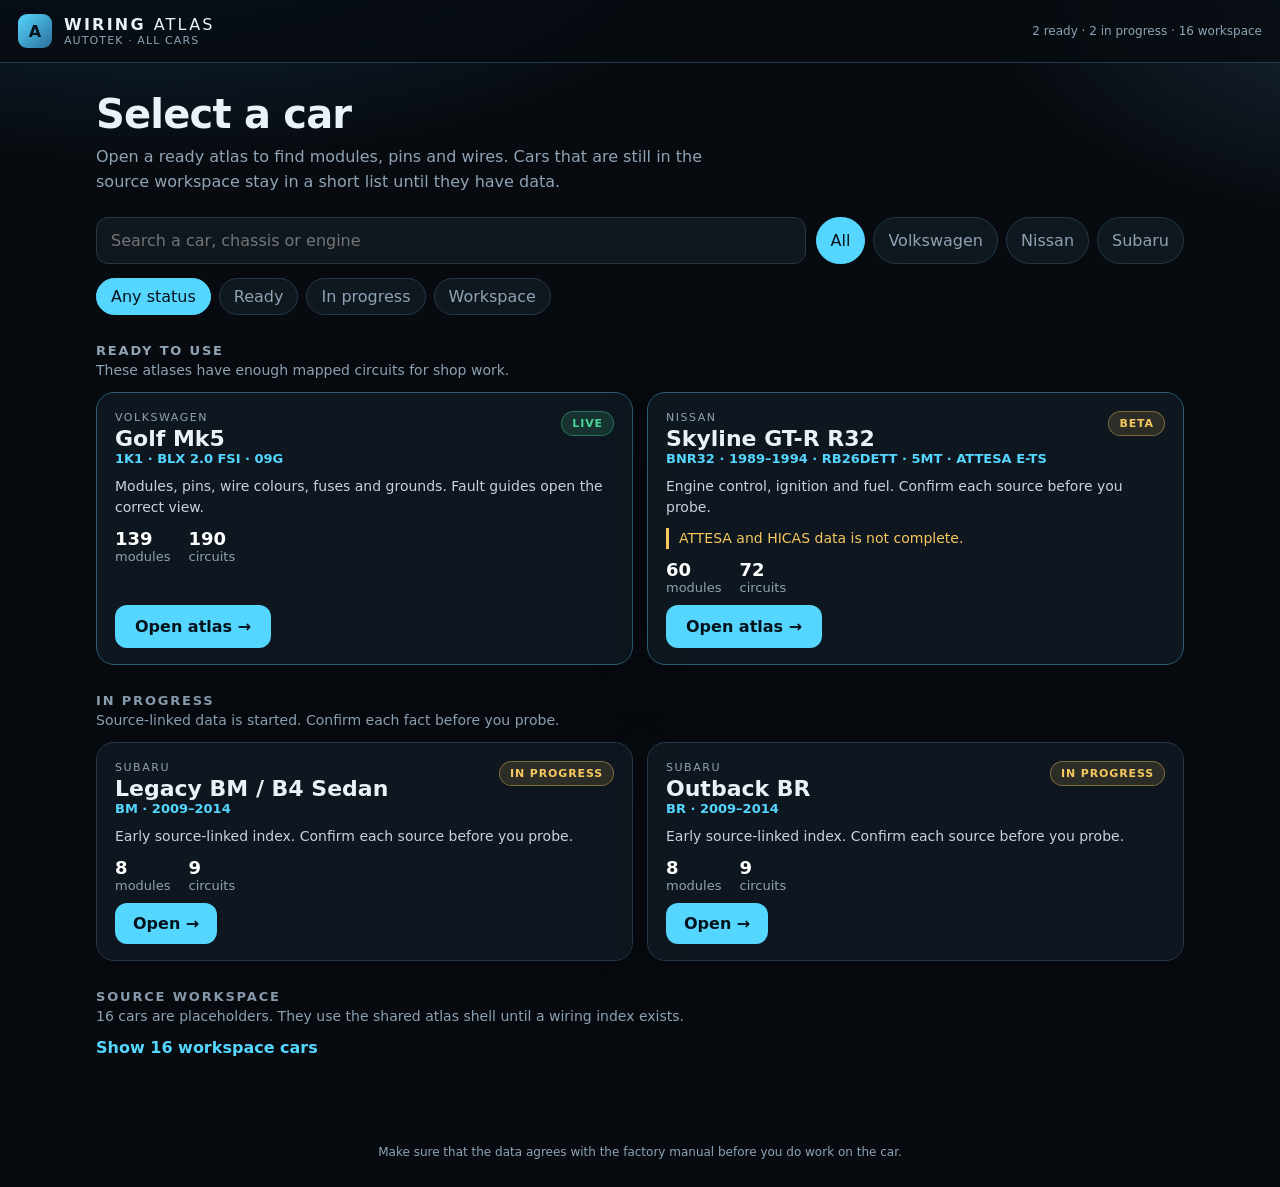
<file: index.html>
<!doctype html>
<html lang="en">
<head>
<meta charset="utf-8">
<meta name="viewport" content="width=device-width,initial-scale=1,viewport-fit=cover">
<meta name="theme-color" content="#070b10">
<title>AUTOTEK · Wiring Atlas</title>
<meta name="description" content="Select a car. Each atlas shows the modules, pins and wires for that vehicle.">
<style>
:root{
  --bg:#070b10; --panel:#101820; --glass:rgba(18,28,38,.72); --line:#24384a;
  --text:#eaf2f8; --muted:#8fa3b5; --soft:#c6d3de;
  --acc:#55d6ff; --acc-ink:#04121c; --good:#48d597; --warn:#f6c85f; --idle:#7d8fa0;
}
*{box-sizing:border-box}
html,body{margin:0;min-height:100%;background:var(--bg);color:var(--text);
  font-family:Inter,ui-sans-serif,system-ui,-apple-system,Segoe UI,Roboto,Arial,sans-serif}
body{background:
  radial-gradient(1100px 520px at 12% -12%,#14304a 0,transparent 58%),
  radial-gradient(800px 420px at 110% 0,#1a2a3a 0,transparent 52%),
  var(--bg)}
a{color:inherit}
button,input{font:inherit}
:focus-visible{outline:2px solid var(--acc);outline-offset:3px}

.mast{display:flex;align-items:center;justify-content:space-between;gap:12px;
  padding:14px 18px;border-bottom:1px solid var(--line);
  background:rgba(7,11,16,.82);backdrop-filter:blur(14px);position:sticky;top:0;z-index:5}
.brand{display:flex;align-items:center;gap:12px}
.mark{width:34px;height:34px;border-radius:9px;display:grid;place-items:center;font-weight:900;
  background:linear-gradient(135deg,#55d6ff,#2b6f9a);color:var(--acc-ink)}
.brand b{letter-spacing:.14em}.brand b span{font-weight:300}
.brand small{display:block;color:var(--muted);font-size:11px;letter-spacing:.1em}
.mast-meta{color:var(--muted);font-size:12px}

main{max-width:1120px;margin:auto;padding:28px 16px 80px}
h1{font-size:clamp(26px,5vw,40px);margin:0 0 8px;letter-spacing:-.02em}
.lead{color:var(--muted);margin:0 0 22px;line-height:1.55;max-width:62ch}

.bar{display:flex;flex-wrap:wrap;gap:10px;margin-bottom:14px}
.bar input{flex:1 1 280px;background:var(--glass);border:1px solid var(--line);border-radius:12px;
  color:#fff;padding:13px 14px}
.chips{display:flex;flex-wrap:wrap;gap:8px}
.chip{background:var(--glass);border:1px solid var(--line);color:var(--muted);border-radius:999px;
  padding:8px 14px;cursor:pointer}
.chip.on{color:var(--acc-ink);background:var(--acc);border-color:var(--acc)}

.section{margin:28px 0 0}
.section h2{margin:0 0 4px;font-size:13px;letter-spacing:.14em;text-transform:uppercase;color:var(--muted)}
.section .sub{margin:0 0 14px;color:var(--muted);font-size:14px}

.grid{display:grid;gap:14px;grid-template-columns:1fr}
@media(min-width:760px){.grid.ready{grid-template-columns:repeat(2,1fr)}}
@media(min-width:980px){.grid.progress{grid-template-columns:repeat(2,1fr)}}

.card{background:var(--glass);border:1px solid var(--line);border-radius:18px;padding:18px 18px 16px;
  backdrop-filter:blur(12px);box-shadow:0 18px 50px rgba(0,0,0,.28);
  display:flex;flex-direction:column;gap:10px;min-height:100%}
.card.ready{border-color:#2b5c72}
.top{display:flex;justify-content:space-between;gap:10px;align-items:flex-start}
.make{color:var(--muted);font-size:11px;letter-spacing:.14em;text-transform:uppercase}
.card h3{margin:2px 0 0;font-size:22px}
.spec{color:var(--acc);font-size:13px;font-weight:700}
.card p{margin:0;color:var(--soft);line-height:1.5;font-size:14px}
.note{font-size:13px;color:var(--warn)!important;border-left:3px solid var(--warn);padding-left:10px}
.stats{display:flex;gap:18px;color:var(--muted);font-size:13px}
.stats b{color:#fff;font-size:18px;display:block}
.badge{border-radius:999px;padding:5px 10px;font-size:11px;font-weight:800;letter-spacing:.08em;white-space:nowrap}
.live{background:rgba(72,213,151,.15);color:var(--good);border:1px solid rgba(72,213,151,.4)}
.beta{background:rgba(246,200,95,.13);color:var(--warn);border:1px solid rgba(246,200,95,.4)}
.workspace{background:rgba(141,163,180,.1);color:var(--idle);border:1px solid rgba(141,163,180,.28)}
.open{margin-top:auto;align-self:flex-start;background:var(--acc);color:var(--acc-ink);font-weight:800;
  text-decoration:none;border-radius:12px;padding:11px 18px}
.card.ready .open{padding:12px 20px}
.open.ghost{background:transparent;color:var(--acc);border:1px solid var(--line)}

.rows{border:1px solid var(--line);border-radius:16px;overflow:hidden;background:var(--panel)}
.row{display:grid;grid-template-columns:1fr auto auto;gap:12px;align-items:center;
  padding:12px 16px;border-top:1px solid var(--line);text-decoration:none}
.row:first-child{border-top:0}
.row:hover{background:rgba(85,214,255,.05)}
.row b{display:block;font-size:15px}
.row small{color:var(--muted)}
.row .meta{color:var(--muted);font-size:13px;text-align:right}
.row .go{color:var(--acc);font-size:13px;font-weight:700;white-space:nowrap}
.family{padding:10px 16px 4px;color:var(--muted);font-size:12px;letter-spacing:.1em;text-transform:uppercase;
  background:#0c141c;border-top:1px solid var(--line)}
.family:first-child{border-top:0}

.toggle{background:none;border:0;color:var(--acc);padding:0;cursor:pointer;font-weight:700}
.empty{color:var(--muted);text-align:center;padding:36px 12px}
footer{color:var(--muted);font-size:12px;text-align:center;padding:8px 16px 28px}

@media(max-width:620px){
  .row{grid-template-columns:1fr auto}
  .row .meta{display:none}
  .mast-meta{display:none}
}
@media(prefers-reduced-motion:reduce){* {scroll-behavior:auto}}
</style>
</head>
<body>
<header class="mast">
  <div class="brand"><span class="mark">A</span><div><b>WIRING <span>ATLAS</span></b><small>AUTOTEK · ALL CARS</small></div></div>
  <div class="mast-meta" id="mastMeta"></div>
</header>
<main>
  <h1>Select a car</h1>
  <p class="lead">Open a ready atlas to find modules, pins and wires. Cars that are still in the source workspace stay in a short list until they have data.</p>
  <div class="bar">
    <input id="q" type="search" placeholder="Search a car, chassis or engine" aria-label="Search cars">
    <div class="chips" id="makes"></div>
  </div>
  <div class="chips" id="readiness" role="tablist" aria-label="Readiness"></div>
  <div id="board"></div>
</main>
<footer>Make sure that the data agrees with the factory manual before you do work on the car.</footer>
<script>
const READY_LABEL={ready:['live','READY'],beta:['beta','IN PROGRESS'],workspace:['workspace','WORKSPACE']};
const esc=s=>String(s??'').replace(/[&<>"]/g,c=>({'&':'&amp;','<':'&lt;','>':'&gt;','"':'&quot;'}[c]));
const norm=s=>(s||'').toLowerCase().replace(/[^a-z0-9]+/g,' ');

function band(c){
  const st=String(c.status||'').toLowerCase();
  const modules=Number(c.modules||0), circuits=Number(c.circuits||0);
  if(st==='live' || modules>=40) return 'ready';
  if(st==='beta' || modules>0 || circuits>0) return 'beta';
  return 'workspace';
}
function badge(c){
  const b=band(c);
  if(b==='ready' && String(c.status).toLowerCase()==='live') return ['live','LIVE'];
  if(b==='ready') return ['beta','BETA'];
  return READY_LABEL[b];
}
function family(c){
  const n=c.name||'';
  if(/outback/i.test(n)) return 'Subaru Outback';
  if(/legacy/i.test(n) && /wagon|touring/i.test(n+' '+ (c.body||''))) return 'Subaru Legacy wagon';
  if(/legacy/i.test(n)) return 'Subaru Legacy sedan';
  return c.make;
}
function match(c,q,make,ready){
  if(make!=='All' && c.make!==make) return false;
  if(ready!=='All' && band(c)!==ready) return false;
  if(!q) return true;
  return [c.make,c.name,c.chassis,c.engine,c.body,c.years].join(' ').toLowerCase().includes(q);
}

let cars=[], make='All', ready='All', showAllWorkspace=false;

function specLine(c){
  const engine=/confirm engine/i.test(c.engine||'')?'':c.engine;
  return [c.chassis,c.years,engine].filter(Boolean).join(' · ');
}
function card(c, featured){
  const s=badge(c);
  const stats=[
    c.modules?`<span><b>${esc(c.modules)}</b>modules</span>`:'',
    c.circuits?`<span><b>${esc(c.circuits)}</b>circuits</span>`:''
  ].filter(Boolean).join('');
  return `<article class="card ${featured?'ready':''}">
    <div class="top"><div>
      <div class="make">${esc(c.make)}</div>
      <h3>${esc(c.name)}</h3>
      <div class="spec">${esc(specLine(c))}</div>
    </div><span class="badge ${s[0]}">${s[1]}</span></div>
    <p>${esc(c.line||'')}</p>
    ${c.note?`<p class="note">${esc(c.note)}</p>`:''}
    ${stats?`<div class="stats">${stats}</div>`:''}
    <a class="open" href="${esc(c.url)}">${featured?'Open atlas →':'Open →'}</a>
  </article>`;
}
function rows(list){
  const groups={};
  list.forEach(c=>{(groups[family(c)]=groups[family(c)]||[]).push(c)});
  return `<div class="rows">${Object.entries(groups).map(([g,items])=>`
    <div class="family">${esc(g)}</div>
    ${items.map(c=>`<a class="row" href="${esc(c.url)}">
      <div><b>${esc(c.name)}</b><small>${esc([c.chassis,c.years||c.engine].filter(Boolean).join(' · '))}</small></div>
      <div class="meta">${c.modules||c.circuits?`${c.modules||0} / ${c.circuits||0}`:'No index yet'}</div>
      <div class="go">Open</div>
    </a>`).join('')}
  `).join('')}</div>`;
}

function draw(){
  const q=document.getElementById('q').value.toLowerCase().trim();
  const list=cars.filter(c=>match(c,q,make,ready));
  const readyCars=list.filter(c=>band(c)==='ready');
  const betaCars=list.filter(c=>band(c)==='beta');
  const workCars=list.filter(c=>band(c)==='workspace');
  const makes=['All',...new Set(cars.map(c=>c.make))];
  const readiness=[['All','Any status'],['ready','Ready'],['beta','In progress'],['workspace','Workspace']];
  document.getElementById('makes').innerHTML=makes.map(m=>`<button class="chip ${m===make?'on':''}" data-m="${esc(m)}">${esc(m)}</button>`).join('');
  document.getElementById('readiness').innerHTML=readiness.map(([k,l])=>`<button class="chip ${k===ready?'on':''}" data-r="${k}">${l}</button>`).join('');
  document.getElementById('mastMeta').textContent=`${readyCars.length} ready · ${betaCars.length} in progress · ${workCars.length} workspace`;

  if(!list.length){
    document.getElementById('board').innerHTML='<div class="empty">No car agrees with the filters. Clear the search or select All.</div>';
    return;
  }
  let html='';
  if(readyCars.length){
    html+=`<section class="section"><h2>Ready to use</h2><p class="sub">These atlases have enough mapped circuits for shop work.</p><div class="grid ready">${readyCars.map(c=>card(c,true)).join('')}</div></section>`;
  }
  if(betaCars.length){
    html+=`<section class="section"><h2>In progress</h2><p class="sub">Source-linked data is started. Confirm each fact before you probe.</p><div class="grid progress">${betaCars.map(c=>card(c,false)).join('')}</div></section>`;
  }
  if(workCars.length){
    const limit=showAllWorkspace||q||ready==='workspace'?workCars:workCars.slice(0,0);
    const extra=workCars.length;
    html+=`<section class="section"><h2>Source workspace</h2><p class="sub">${extra} cars are placeholders. They use the shared atlas shell until a wiring index exists.</p>`;
    if(showAllWorkspace||q||ready==='workspace'){
      html+=rows(workCars)+`<p style="margin:12px 0 0"><button class="toggle" id="hideWs" type="button">Hide workspace cars</button></p>`;
    }else{
      html+=`<button class="toggle" id="showWs" type="button">Show ${extra} workspace cars</button>`;
    }
    html+='</section>';
  }
  document.getElementById('board').innerHTML=html;
}

document.getElementById('makes').onclick=e=>{if(e.target.dataset.m){make=e.target.dataset.m;draw()}};
document.getElementById('readiness').onclick=e=>{if(e.target.dataset.r){ready=e.target.dataset.r;showAllWorkspace=ready==='workspace';draw()}};
document.getElementById('q').oninput=()=>{showAllWorkspace=!!document.getElementById('q').value.trim();draw()};
document.getElementById('board').onclick=e=>{
  if(e.target.id==='showWs'){showAllWorkspace=true;draw()}
  if(e.target.id==='hideWs'){showAllWorkspace=false;draw()}
};
fetch('cars.json',{cache:'no-cache'}).then(r=>r.json()).then(d=>{cars=d;draw()}).catch(()=>{
  document.getElementById('board').innerHTML='<div class="empty">The car list did not load. Refresh the page.</div>';
});
</script>
</body>
</html>
</file>
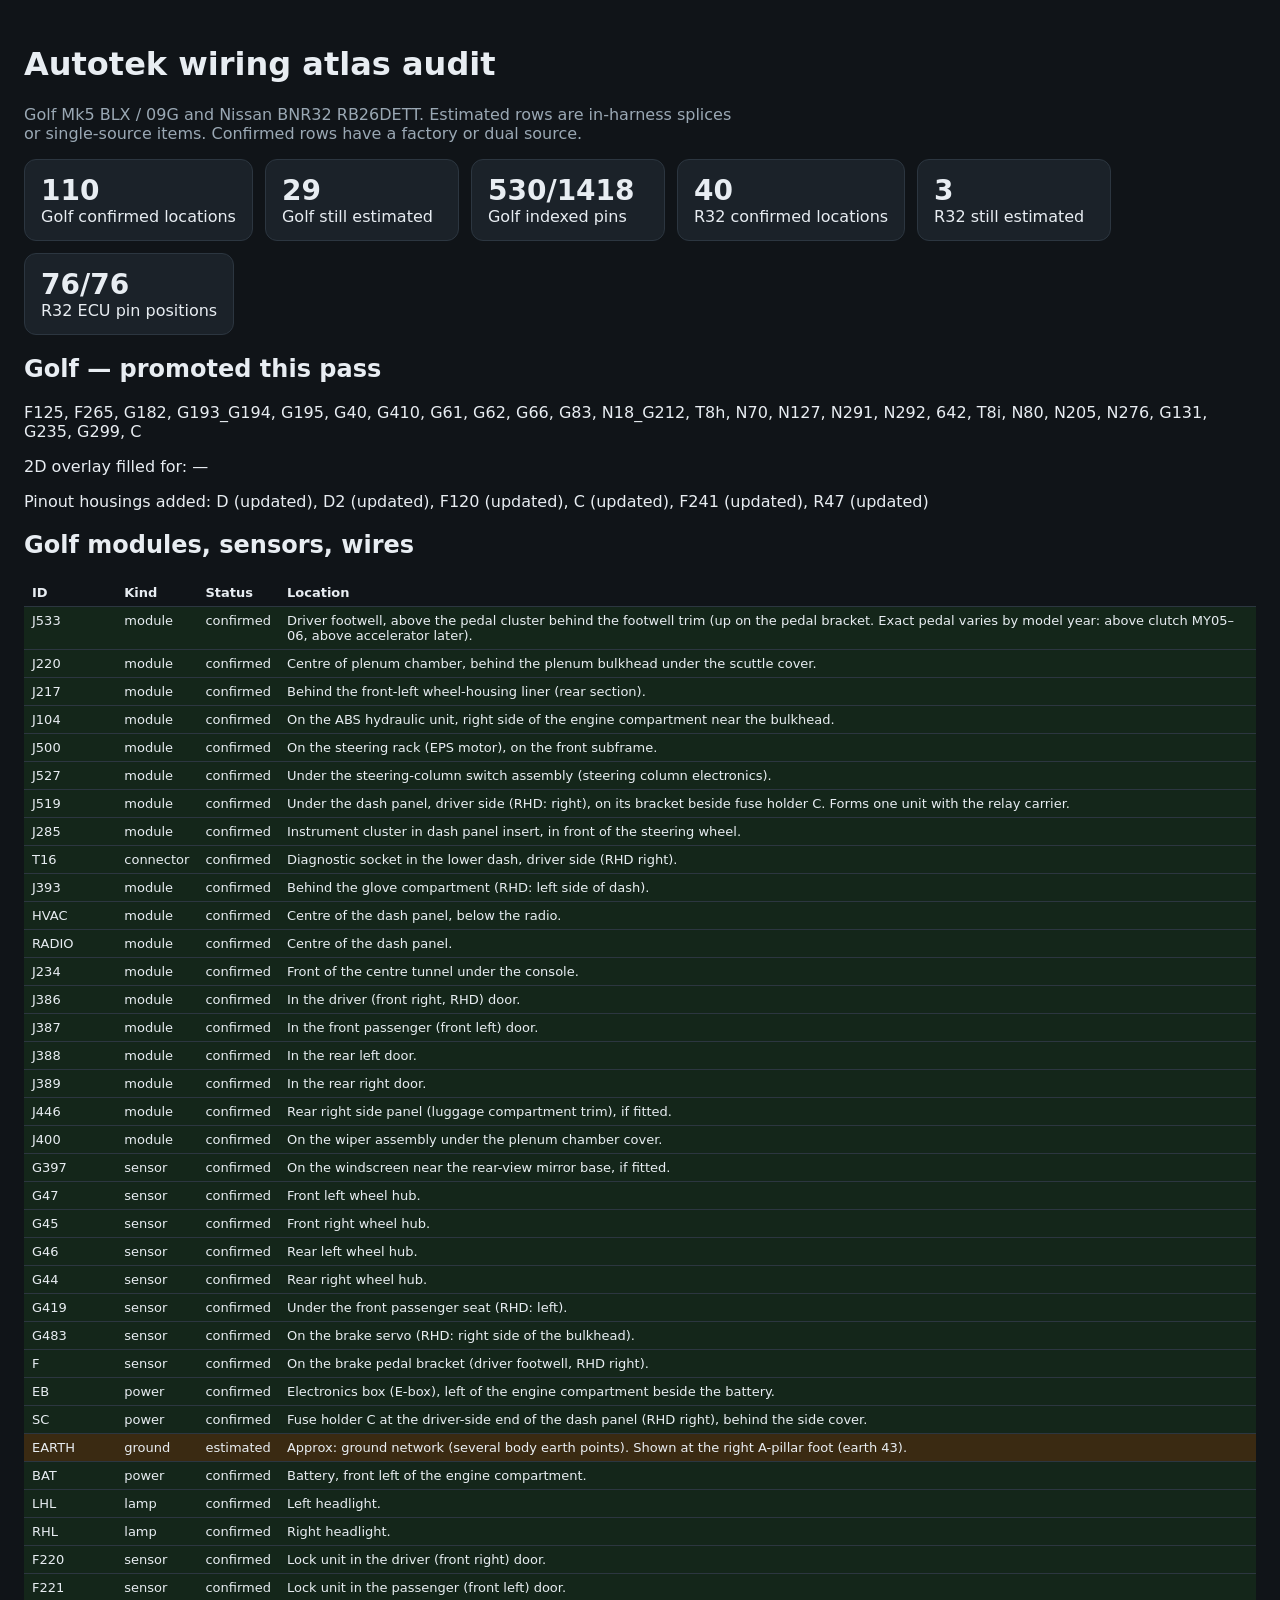
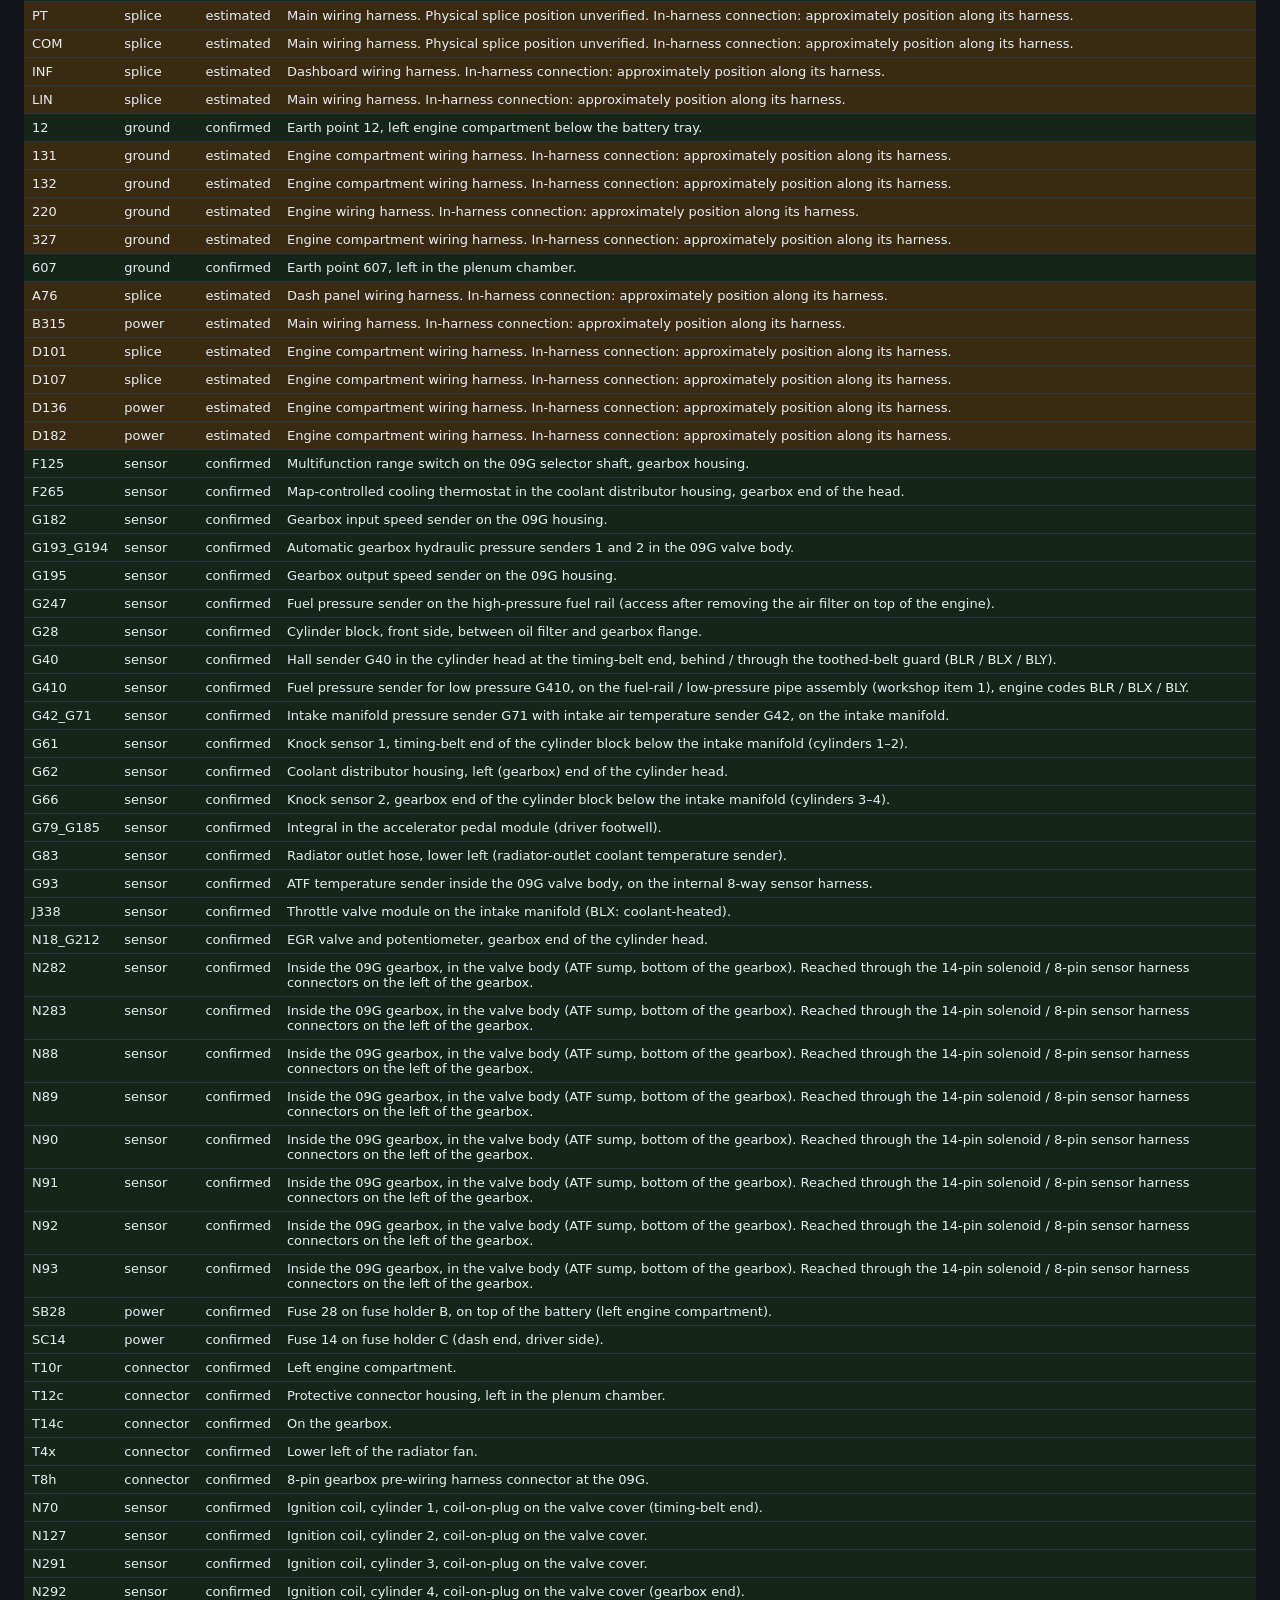
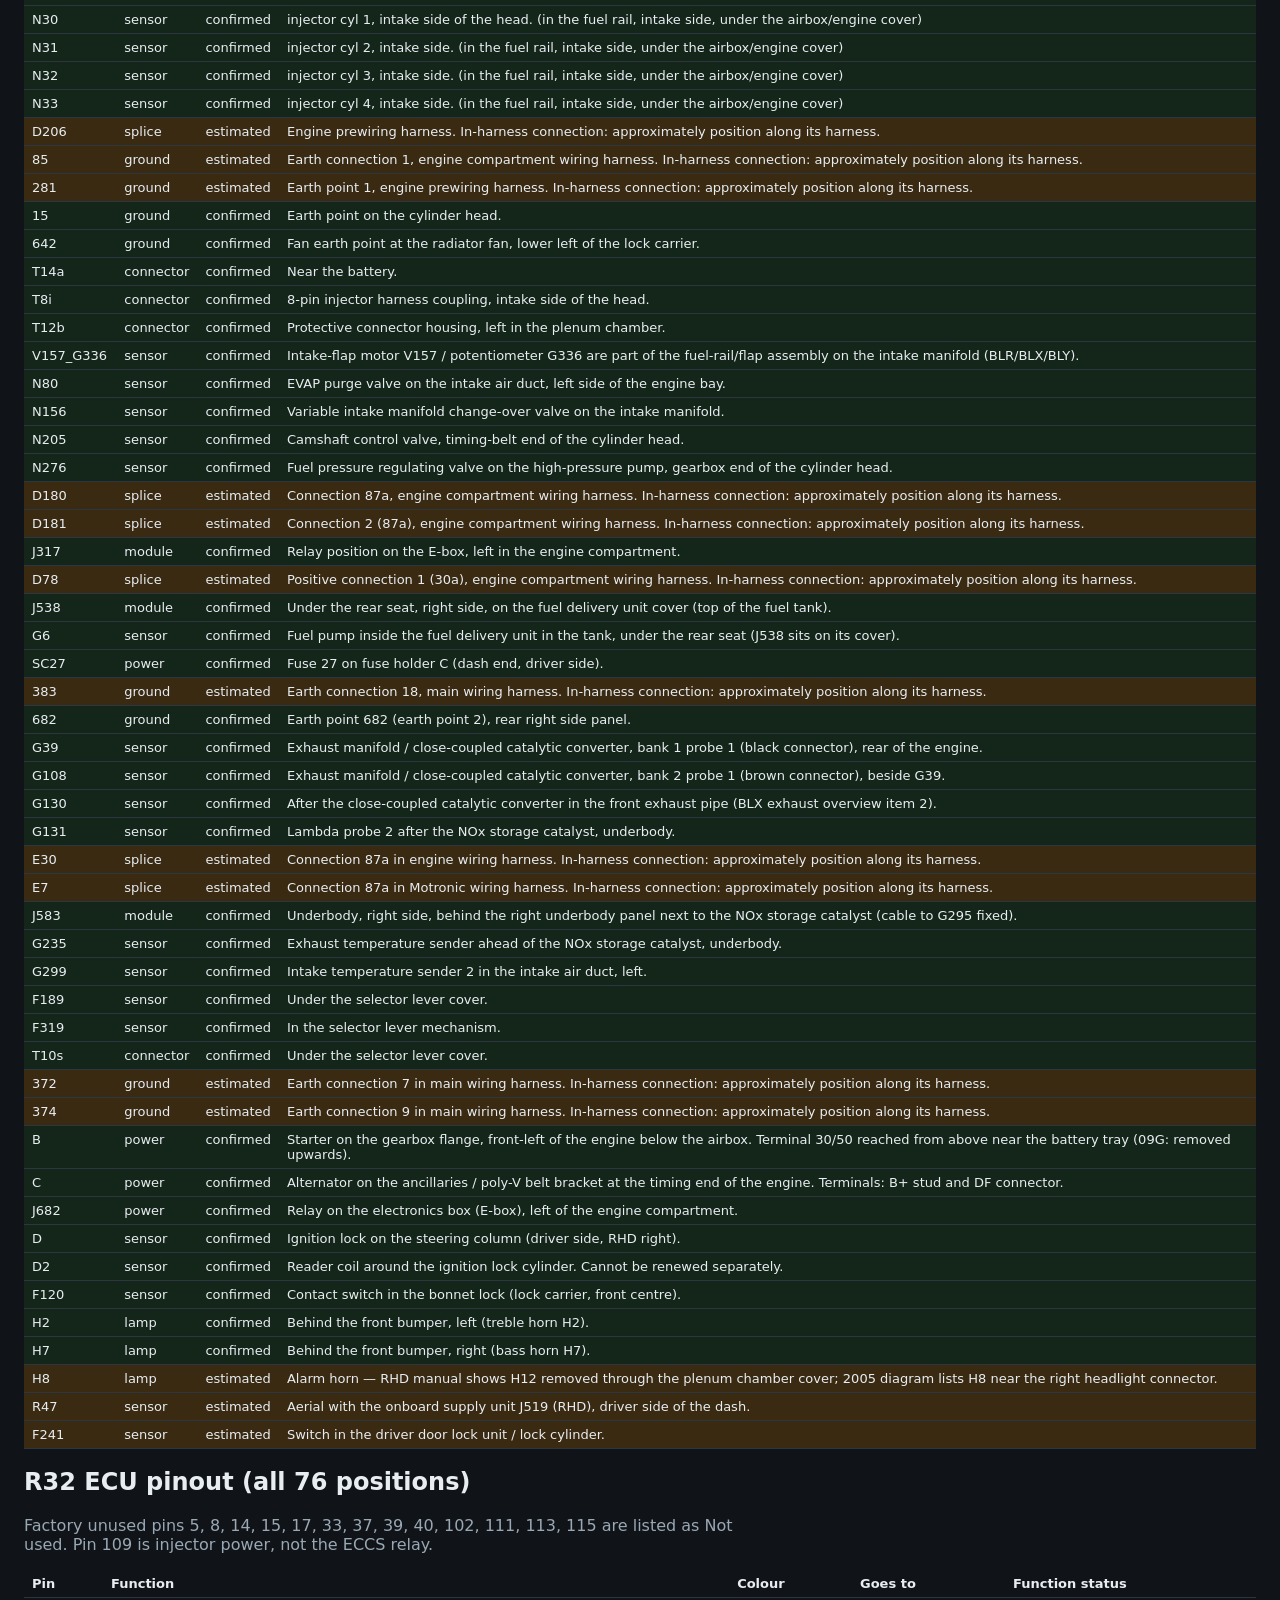
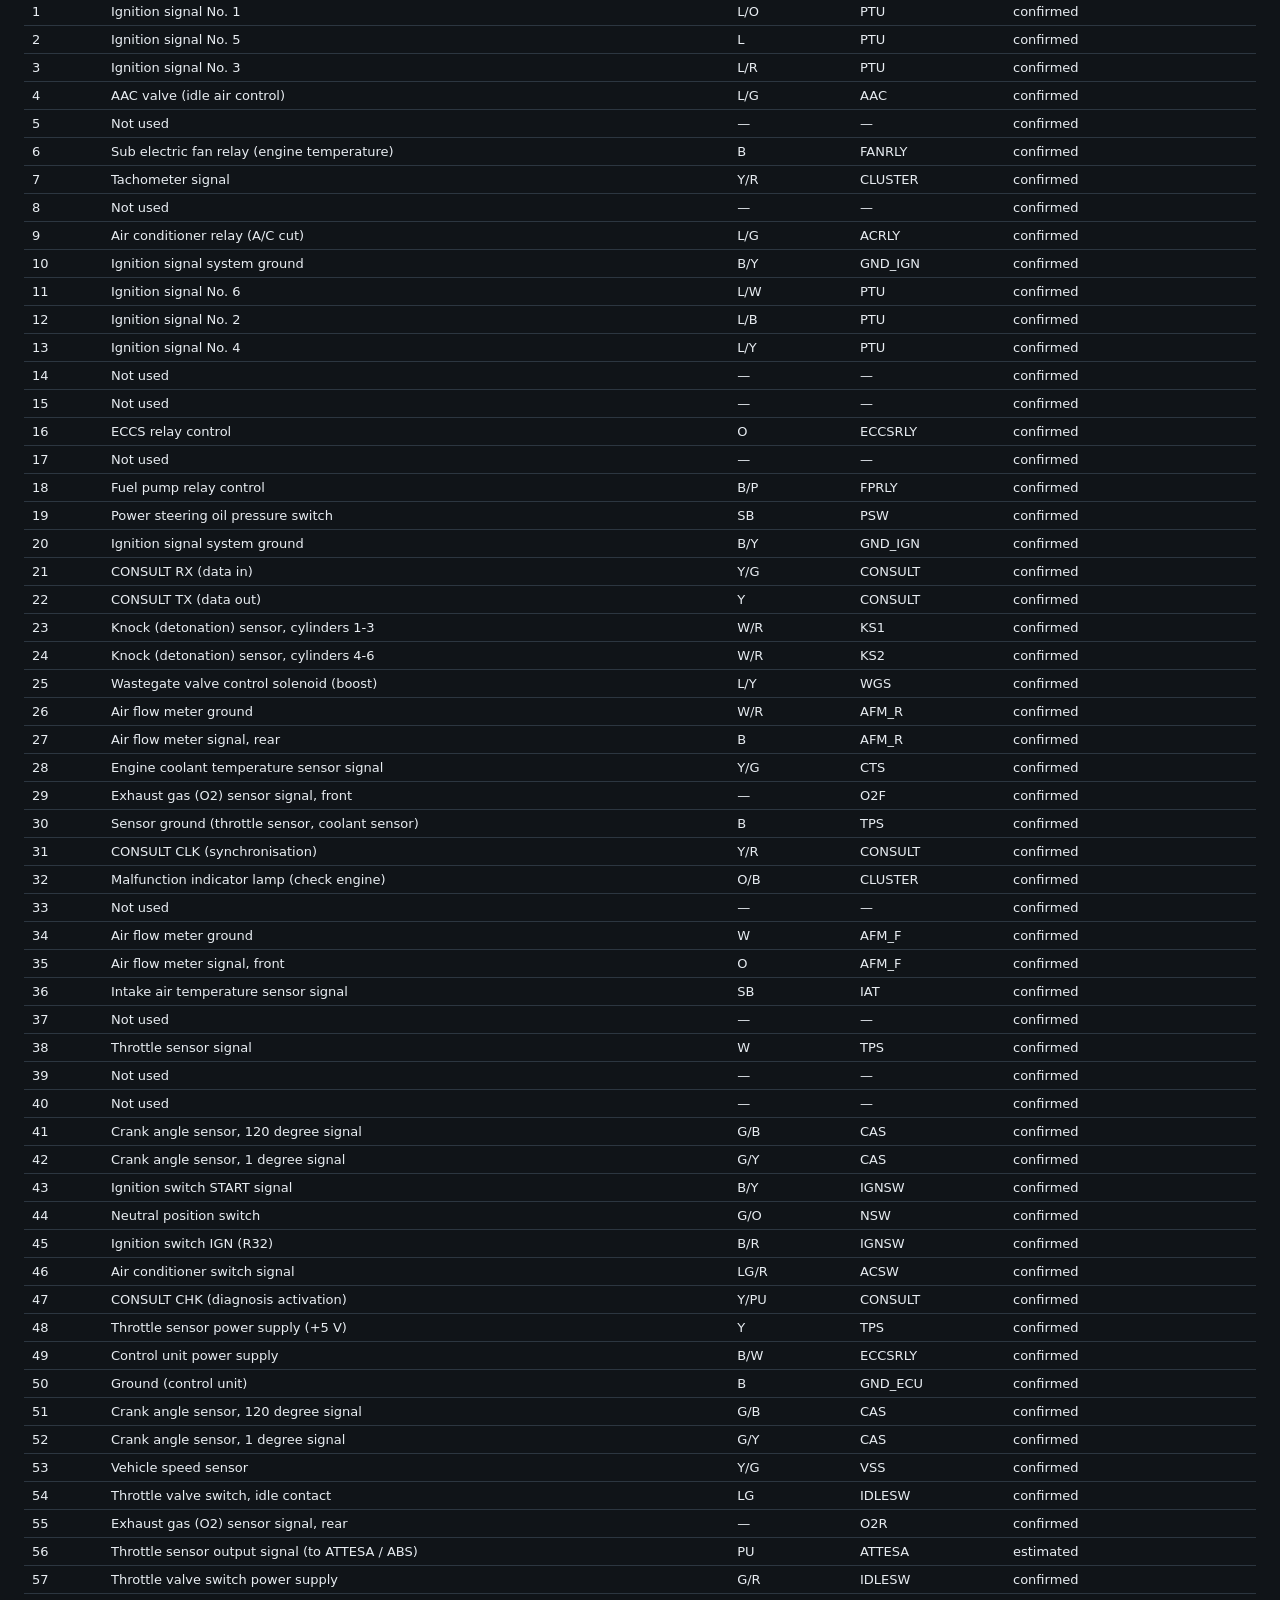
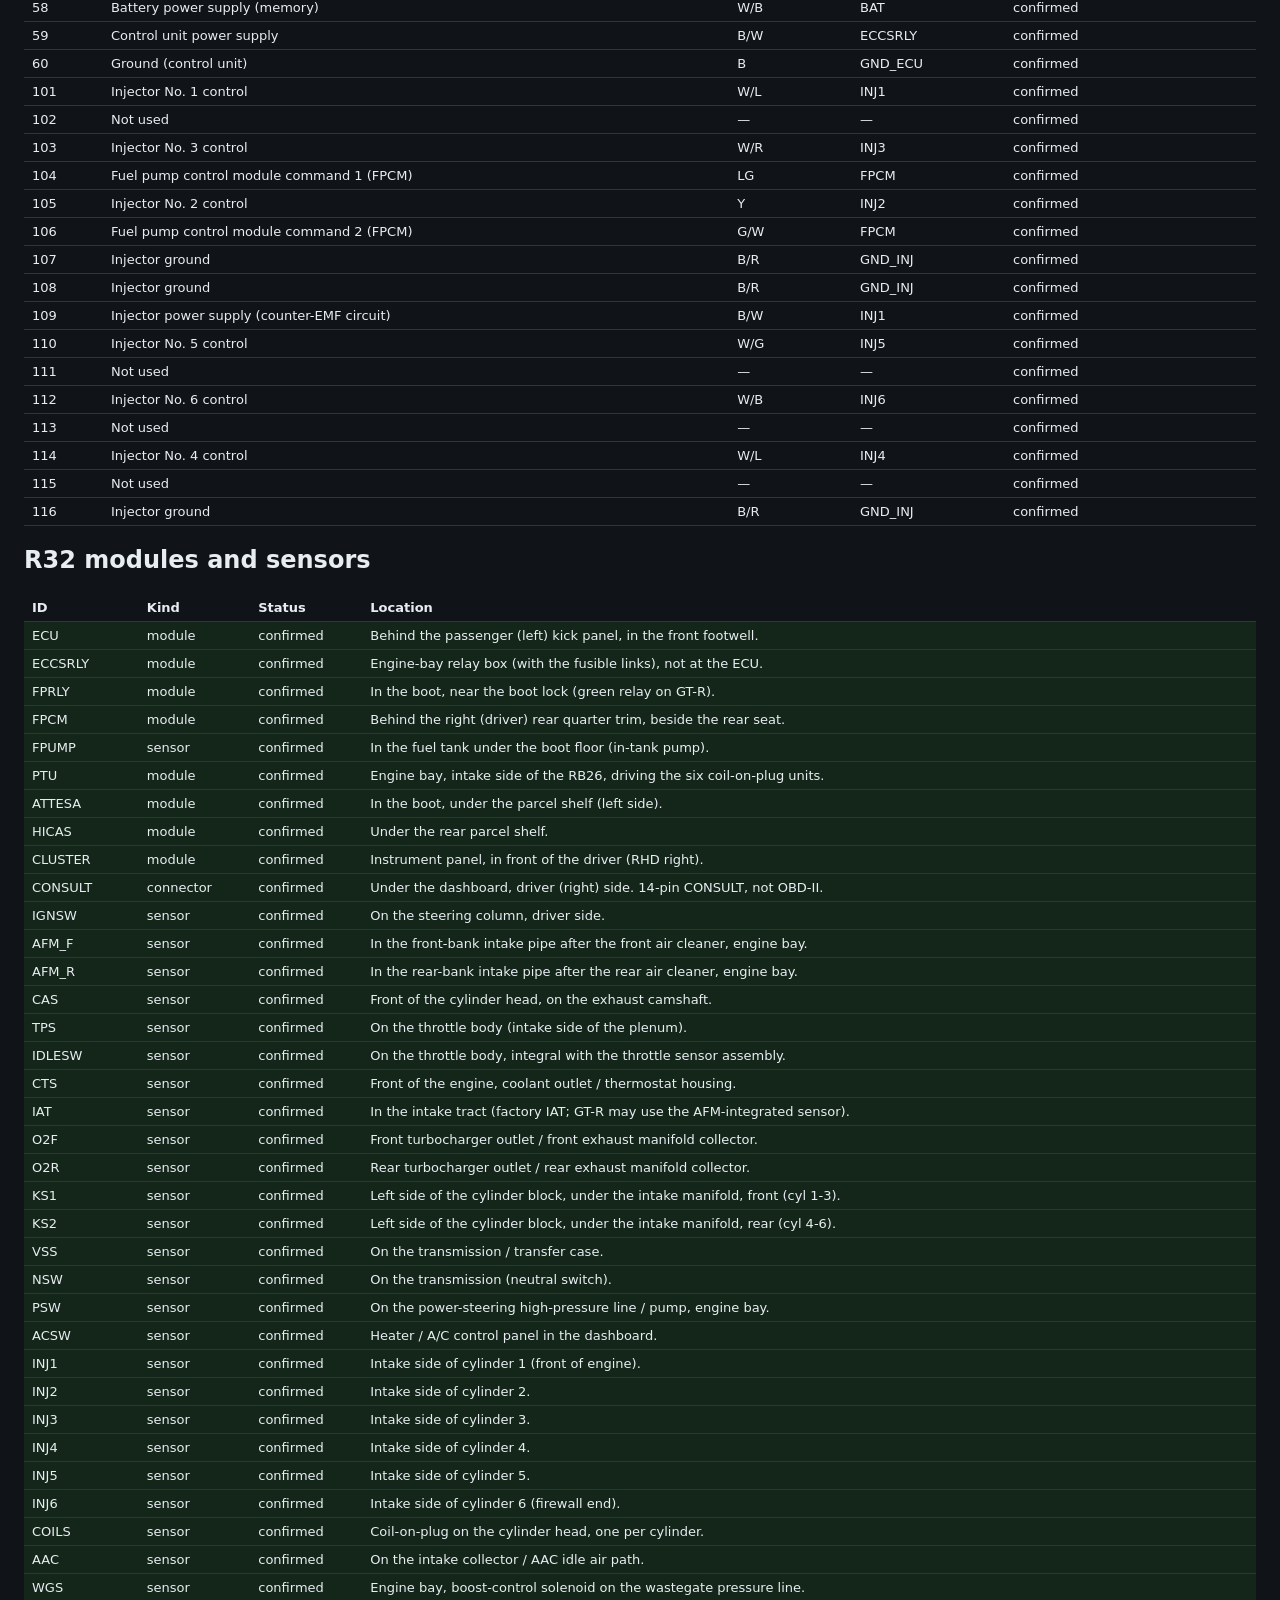
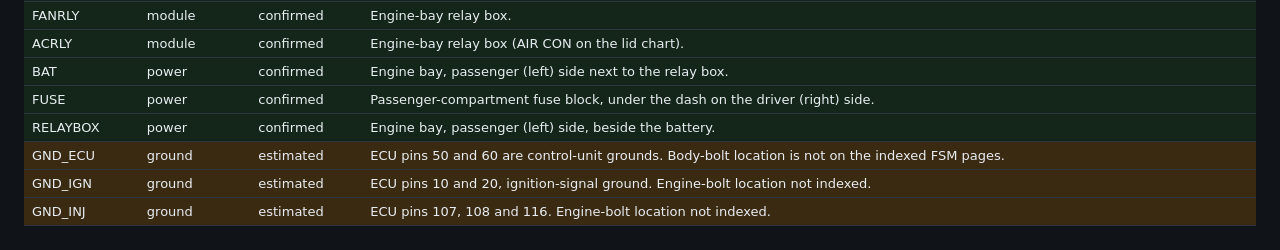
<file: atlas-audit.html>
<!doctype html>
<html lang="en"><meta charset="utf-8">
<title>Autotek atlas — location and pinout audit</title>
<style>
body{font-family:ui-sans-serif,system-ui,sans-serif;background:#101418;color:#e8edf2;margin:0;padding:24px}
h1,h2{font-weight:650} a{color:#8ec8ff}
.cards{display:flex;gap:12px;flex-wrap:wrap}
.card{background:#1b2229;border:1px solid #2c3640;border-radius:12px;padding:14px 16px;min-width:160px}
.card b{display:block;font-size:28px}
table{border-collapse:collapse;width:100%;font-size:13px}
th,td{border-bottom:1px solid #2c3640;padding:6px 8px;text-align:left;vertical-align:top}
tr.est{background:#3a2a12} tr.ok{background:#14261a}
.note{color:#9aa8b4;max-width:70ch}
</style>
<h1>Autotek wiring atlas audit</h1>
<p class="note">Golf Mk5 BLX / 09G and Nissan BNR32 RB26DETT. Estimated rows are in-harness splices or single-source items. Confirmed rows have a factory or dual source.</p>
<div class="cards">
  <div class="card"><b>110</b>Golf confirmed locations</div>
  <div class="card"><b>29</b>Golf still estimated</div>
  <div class="card"><b>530/1418</b>Golf indexed pins</div>
  <div class="card"><b>40</b>R32 confirmed locations</div>
  <div class="card"><b>3</b>R32 still estimated</div>
  <div class="card"><b>76/76</b>R32 ECU pin positions</div>
</div>
<h2>Golf — promoted this pass</h2>
<p>F125, F265, G182, G193_G194, G195, G40, G410, G61, G62, G66, G83, N18_G212, T8h, N70, N127, N291, N292, 642, T8i, N80, N205, N276, G131, G235, G299, C</p>
<p>2D overlay filled for: —</p>
<p>Pinout housings added: D (updated), D2 (updated), F120 (updated), C (updated), F241 (updated), R47 (updated)</p>
<h2>Golf modules, sensors, wires</h2>
<table><thead><tr><th>ID</th><th>Kind</th><th>Status</th><th>Location</th></tr></thead><tbody>
<tr class='ok'><td>J533</td><td>module</td><td>confirmed</td><td>Driver footwell, above the pedal cluster behind the footwell trim (up on the pedal bracket. Exact pedal varies by model year: above clutch MY05–06, above accelerator later).</td></tr>
<tr class='ok'><td>J220</td><td>module</td><td>confirmed</td><td>Centre of plenum chamber, behind the plenum bulkhead under the scuttle cover.</td></tr>
<tr class='ok'><td>J217</td><td>module</td><td>confirmed</td><td>Behind the front-left wheel-housing liner (rear section).</td></tr>
<tr class='ok'><td>J104</td><td>module</td><td>confirmed</td><td>On the ABS hydraulic unit, right side of the engine compartment near the bulkhead.</td></tr>
<tr class='ok'><td>J500</td><td>module</td><td>confirmed</td><td>On the steering rack (EPS motor), on the front subframe.</td></tr>
<tr class='ok'><td>J527</td><td>module</td><td>confirmed</td><td>Under the steering-column switch assembly (steering column electronics).</td></tr>
<tr class='ok'><td>J519</td><td>module</td><td>confirmed</td><td>Under the dash panel, driver side (RHD: right), on its bracket beside fuse holder C. Forms one unit with the relay carrier.</td></tr>
<tr class='ok'><td>J285</td><td>module</td><td>confirmed</td><td>Instrument cluster in dash panel insert, in front of the steering wheel.</td></tr>
<tr class='ok'><td>T16</td><td>connector</td><td>confirmed</td><td>Diagnostic socket in the lower dash, driver side (RHD right).</td></tr>
<tr class='ok'><td>J393</td><td>module</td><td>confirmed</td><td>Behind the glove compartment (RHD: left side of dash).</td></tr>
<tr class='ok'><td>HVAC</td><td>module</td><td>confirmed</td><td>Centre of the dash panel, below the radio.</td></tr>
<tr class='ok'><td>RADIO</td><td>module</td><td>confirmed</td><td>Centre of the dash panel.</td></tr>
<tr class='ok'><td>J234</td><td>module</td><td>confirmed</td><td>Front of the centre tunnel under the console.</td></tr>
<tr class='ok'><td>J386</td><td>module</td><td>confirmed</td><td>In the driver (front right, RHD) door.</td></tr>
<tr class='ok'><td>J387</td><td>module</td><td>confirmed</td><td>In the front passenger (front left) door.</td></tr>
<tr class='ok'><td>J388</td><td>module</td><td>confirmed</td><td>In the rear left door.</td></tr>
<tr class='ok'><td>J389</td><td>module</td><td>confirmed</td><td>In the rear right door.</td></tr>
<tr class='ok'><td>J446</td><td>module</td><td>confirmed</td><td>Rear right side panel (luggage compartment trim), if fitted.</td></tr>
<tr class='ok'><td>J400</td><td>module</td><td>confirmed</td><td>On the wiper assembly under the plenum chamber cover.</td></tr>
<tr class='ok'><td>G397</td><td>sensor</td><td>confirmed</td><td>On the windscreen near the rear-view mirror base, if fitted.</td></tr>
<tr class='ok'><td>G47</td><td>sensor</td><td>confirmed</td><td>Front left wheel hub.</td></tr>
<tr class='ok'><td>G45</td><td>sensor</td><td>confirmed</td><td>Front right wheel hub.</td></tr>
<tr class='ok'><td>G46</td><td>sensor</td><td>confirmed</td><td>Rear left wheel hub.</td></tr>
<tr class='ok'><td>G44</td><td>sensor</td><td>confirmed</td><td>Rear right wheel hub.</td></tr>
<tr class='ok'><td>G419</td><td>sensor</td><td>confirmed</td><td>Under the front passenger seat (RHD: left).</td></tr>
<tr class='ok'><td>G483</td><td>sensor</td><td>confirmed</td><td>On the brake servo (RHD: right side of the bulkhead).</td></tr>
<tr class='ok'><td>F</td><td>sensor</td><td>confirmed</td><td>On the brake pedal bracket (driver footwell, RHD right).</td></tr>
<tr class='ok'><td>EB</td><td>power</td><td>confirmed</td><td>Electronics box (E-box), left of the engine compartment beside the battery.</td></tr>
<tr class='ok'><td>SC</td><td>power</td><td>confirmed</td><td>Fuse holder C at the driver-side end of the dash panel (RHD right), behind the side cover.</td></tr>
<tr class='est'><td>EARTH</td><td>ground</td><td>estimated</td><td>Approx: ground network (several body earth points). Shown at the right A-pillar foot (earth 43).</td></tr>
<tr class='ok'><td>BAT</td><td>power</td><td>confirmed</td><td>Battery, front left of the engine compartment.</td></tr>
<tr class='ok'><td>LHL</td><td>lamp</td><td>confirmed</td><td>Left headlight.</td></tr>
<tr class='ok'><td>RHL</td><td>lamp</td><td>confirmed</td><td>Right headlight.</td></tr>
<tr class='ok'><td>F220</td><td>sensor</td><td>confirmed</td><td>Lock unit in the driver (front right) door.</td></tr>
<tr class='ok'><td>F221</td><td>sensor</td><td>confirmed</td><td>Lock unit in the passenger (front left) door.</td></tr>
<tr class='est'><td>PT</td><td>splice</td><td>estimated</td><td>Main wiring harness. Physical splice position unverified. In-harness connection: approximately position along its harness.</td></tr>
<tr class='est'><td>COM</td><td>splice</td><td>estimated</td><td>Main wiring harness. Physical splice position unverified. In-harness connection: approximately position along its harness.</td></tr>
<tr class='est'><td>INF</td><td>splice</td><td>estimated</td><td>Dashboard wiring harness. In-harness connection: approximately position along its harness.</td></tr>
<tr class='est'><td>LIN</td><td>splice</td><td>estimated</td><td>Main wiring harness. In-harness connection: approximately position along its harness.</td></tr>
<tr class='ok'><td>12</td><td>ground</td><td>confirmed</td><td>Earth point 12, left engine compartment below the battery tray.</td></tr>
<tr class='est'><td>131</td><td>ground</td><td>estimated</td><td>Engine compartment wiring harness. In-harness connection: approximately position along its harness.</td></tr>
<tr class='est'><td>132</td><td>ground</td><td>estimated</td><td>Engine compartment wiring harness. In-harness connection: approximately position along its harness.</td></tr>
<tr class='est'><td>220</td><td>ground</td><td>estimated</td><td>Engine wiring harness. In-harness connection: approximately position along its harness.</td></tr>
<tr class='est'><td>327</td><td>ground</td><td>estimated</td><td>Engine compartment wiring harness. In-harness connection: approximately position along its harness.</td></tr>
<tr class='ok'><td>607</td><td>ground</td><td>confirmed</td><td>Earth point 607, left in the plenum chamber.</td></tr>
<tr class='est'><td>A76</td><td>splice</td><td>estimated</td><td>Dash panel wiring harness. In-harness connection: approximately position along its harness.</td></tr>
<tr class='est'><td>B315</td><td>power</td><td>estimated</td><td>Main wiring harness. In-harness connection: approximately position along its harness.</td></tr>
<tr class='est'><td>D101</td><td>splice</td><td>estimated</td><td>Engine compartment wiring harness. In-harness connection: approximately position along its harness.</td></tr>
<tr class='est'><td>D107</td><td>splice</td><td>estimated</td><td>Engine compartment wiring harness. In-harness connection: approximately position along its harness.</td></tr>
<tr class='est'><td>D136</td><td>power</td><td>estimated</td><td>Engine compartment wiring harness. In-harness connection: approximately position along its harness.</td></tr>
<tr class='est'><td>D182</td><td>power</td><td>estimated</td><td>Engine compartment wiring harness. In-harness connection: approximately position along its harness.</td></tr>
<tr class='ok'><td>F125</td><td>sensor</td><td>confirmed</td><td>Multifunction range switch on the 09G selector shaft, gearbox housing.</td></tr>
<tr class='ok'><td>F265</td><td>sensor</td><td>confirmed</td><td>Map-controlled cooling thermostat in the coolant distributor housing, gearbox end of the head.</td></tr>
<tr class='ok'><td>G182</td><td>sensor</td><td>confirmed</td><td>Gearbox input speed sender on the 09G housing.</td></tr>
<tr class='ok'><td>G193_G194</td><td>sensor</td><td>confirmed</td><td>Automatic gearbox hydraulic pressure senders 1 and 2 in the 09G valve body.</td></tr>
<tr class='ok'><td>G195</td><td>sensor</td><td>confirmed</td><td>Gearbox output speed sender on the 09G housing.</td></tr>
<tr class='ok'><td>G247</td><td>sensor</td><td>confirmed</td><td>Fuel pressure sender on the high-pressure fuel rail (access after removing the air filter on top of the engine).</td></tr>
<tr class='ok'><td>G28</td><td>sensor</td><td>confirmed</td><td>Cylinder block, front side, between oil filter and gearbox flange.</td></tr>
<tr class='ok'><td>G40</td><td>sensor</td><td>confirmed</td><td>Hall sender G40 in the cylinder head at the timing-belt end, behind / through the toothed-belt guard (BLR / BLX / BLY).</td></tr>
<tr class='ok'><td>G410</td><td>sensor</td><td>confirmed</td><td>Fuel pressure sender for low pressure G410, on the fuel-rail / low-pressure pipe assembly (workshop item 1), engine codes BLR / BLX / BLY.</td></tr>
<tr class='ok'><td>G42_G71</td><td>sensor</td><td>confirmed</td><td>Intake manifold pressure sender G71 with intake air temperature sender G42, on the intake manifold.</td></tr>
<tr class='ok'><td>G61</td><td>sensor</td><td>confirmed</td><td>Knock sensor 1, timing-belt end of the cylinder block below the intake manifold (cylinders 1–2).</td></tr>
<tr class='ok'><td>G62</td><td>sensor</td><td>confirmed</td><td>Coolant distributor housing, left (gearbox) end of the cylinder head.</td></tr>
<tr class='ok'><td>G66</td><td>sensor</td><td>confirmed</td><td>Knock sensor 2, gearbox end of the cylinder block below the intake manifold (cylinders 3–4).</td></tr>
<tr class='ok'><td>G79_G185</td><td>sensor</td><td>confirmed</td><td>Integral in the accelerator pedal module (driver footwell).</td></tr>
<tr class='ok'><td>G83</td><td>sensor</td><td>confirmed</td><td>Radiator outlet hose, lower left (radiator-outlet coolant temperature sender).</td></tr>
<tr class='ok'><td>G93</td><td>sensor</td><td>confirmed</td><td>ATF temperature sender inside the 09G valve body, on the internal 8-way sensor harness.</td></tr>
<tr class='ok'><td>J338</td><td>sensor</td><td>confirmed</td><td>Throttle valve module on the intake manifold (BLX: coolant-heated).</td></tr>
<tr class='ok'><td>N18_G212</td><td>sensor</td><td>confirmed</td><td>EGR valve and potentiometer, gearbox end of the cylinder head.</td></tr>
<tr class='ok'><td>N282</td><td>sensor</td><td>confirmed</td><td>Inside the 09G gearbox, in the valve body (ATF sump, bottom of the gearbox). Reached through the 14-pin solenoid / 8-pin sensor harness connectors on the left of the gearbox.</td></tr>
<tr class='ok'><td>N283</td><td>sensor</td><td>confirmed</td><td>Inside the 09G gearbox, in the valve body (ATF sump, bottom of the gearbox). Reached through the 14-pin solenoid / 8-pin sensor harness connectors on the left of the gearbox.</td></tr>
<tr class='ok'><td>N88</td><td>sensor</td><td>confirmed</td><td>Inside the 09G gearbox, in the valve body (ATF sump, bottom of the gearbox). Reached through the 14-pin solenoid / 8-pin sensor harness connectors on the left of the gearbox.</td></tr>
<tr class='ok'><td>N89</td><td>sensor</td><td>confirmed</td><td>Inside the 09G gearbox, in the valve body (ATF sump, bottom of the gearbox). Reached through the 14-pin solenoid / 8-pin sensor harness connectors on the left of the gearbox.</td></tr>
<tr class='ok'><td>N90</td><td>sensor</td><td>confirmed</td><td>Inside the 09G gearbox, in the valve body (ATF sump, bottom of the gearbox). Reached through the 14-pin solenoid / 8-pin sensor harness connectors on the left of the gearbox.</td></tr>
<tr class='ok'><td>N91</td><td>sensor</td><td>confirmed</td><td>Inside the 09G gearbox, in the valve body (ATF sump, bottom of the gearbox). Reached through the 14-pin solenoid / 8-pin sensor harness connectors on the left of the gearbox.</td></tr>
<tr class='ok'><td>N92</td><td>sensor</td><td>confirmed</td><td>Inside the 09G gearbox, in the valve body (ATF sump, bottom of the gearbox). Reached through the 14-pin solenoid / 8-pin sensor harness connectors on the left of the gearbox.</td></tr>
<tr class='ok'><td>N93</td><td>sensor</td><td>confirmed</td><td>Inside the 09G gearbox, in the valve body (ATF sump, bottom of the gearbox). Reached through the 14-pin solenoid / 8-pin sensor harness connectors on the left of the gearbox.</td></tr>
<tr class='ok'><td>SB28</td><td>power</td><td>confirmed</td><td>Fuse 28 on fuse holder B, on top of the battery (left engine compartment).</td></tr>
<tr class='ok'><td>SC14</td><td>power</td><td>confirmed</td><td>Fuse 14 on fuse holder C (dash end, driver side).</td></tr>
<tr class='ok'><td>T10r</td><td>connector</td><td>confirmed</td><td>Left engine compartment.</td></tr>
<tr class='ok'><td>T12c</td><td>connector</td><td>confirmed</td><td>Protective connector housing, left in the plenum chamber.</td></tr>
<tr class='ok'><td>T14c</td><td>connector</td><td>confirmed</td><td>On the gearbox.</td></tr>
<tr class='ok'><td>T4x</td><td>connector</td><td>confirmed</td><td>Lower left of the radiator fan.</td></tr>
<tr class='ok'><td>T8h</td><td>connector</td><td>confirmed</td><td>8-pin gearbox pre-wiring harness connector at the 09G.</td></tr>
<tr class='ok'><td>N70</td><td>sensor</td><td>confirmed</td><td>Ignition coil, cylinder 1, coil-on-plug on the valve cover (timing-belt end).</td></tr>
<tr class='ok'><td>N127</td><td>sensor</td><td>confirmed</td><td>Ignition coil, cylinder 2, coil-on-plug on the valve cover.</td></tr>
<tr class='ok'><td>N291</td><td>sensor</td><td>confirmed</td><td>Ignition coil, cylinder 3, coil-on-plug on the valve cover.</td></tr>
<tr class='ok'><td>N292</td><td>sensor</td><td>confirmed</td><td>Ignition coil, cylinder 4, coil-on-plug on the valve cover (gearbox end).</td></tr>
<tr class='ok'><td>N30</td><td>sensor</td><td>confirmed</td><td>injector cyl 1, intake side of the head. (in the fuel rail, intake side, under the airbox/engine cover)</td></tr>
<tr class='ok'><td>N31</td><td>sensor</td><td>confirmed</td><td>injector cyl 2, intake side. (in the fuel rail, intake side, under the airbox/engine cover)</td></tr>
<tr class='ok'><td>N32</td><td>sensor</td><td>confirmed</td><td>injector cyl 3, intake side. (in the fuel rail, intake side, under the airbox/engine cover)</td></tr>
<tr class='ok'><td>N33</td><td>sensor</td><td>confirmed</td><td>injector cyl 4, intake side. (in the fuel rail, intake side, under the airbox/engine cover)</td></tr>
<tr class='est'><td>D206</td><td>splice</td><td>estimated</td><td>Engine prewiring harness. In-harness connection: approximately position along its harness.</td></tr>
<tr class='est'><td>85</td><td>ground</td><td>estimated</td><td>Earth connection 1, engine compartment wiring harness. In-harness connection: approximately position along its harness.</td></tr>
<tr class='est'><td>281</td><td>ground</td><td>estimated</td><td>Earth point 1, engine prewiring harness. In-harness connection: approximately position along its harness.</td></tr>
<tr class='ok'><td>15</td><td>ground</td><td>confirmed</td><td>Earth point on the cylinder head.</td></tr>
<tr class='ok'><td>642</td><td>ground</td><td>confirmed</td><td>Fan earth point at the radiator fan, lower left of the lock carrier.</td></tr>
<tr class='ok'><td>T14a</td><td>connector</td><td>confirmed</td><td>Near the battery.</td></tr>
<tr class='ok'><td>T8i</td><td>connector</td><td>confirmed</td><td>8-pin injector harness coupling, intake side of the head.</td></tr>
<tr class='ok'><td>T12b</td><td>connector</td><td>confirmed</td><td>Protective connector housing, left in the plenum chamber.</td></tr>
<tr class='ok'><td>V157_G336</td><td>sensor</td><td>confirmed</td><td>Intake-flap motor V157 / potentiometer G336 are part of the fuel-rail/flap assembly on the intake manifold (BLR/BLX/BLY).</td></tr>
<tr class='ok'><td>N80</td><td>sensor</td><td>confirmed</td><td>EVAP purge valve on the intake air duct, left side of the engine bay.</td></tr>
<tr class='ok'><td>N156</td><td>sensor</td><td>confirmed</td><td>Variable intake manifold change-over valve on the intake manifold.</td></tr>
<tr class='ok'><td>N205</td><td>sensor</td><td>confirmed</td><td>Camshaft control valve, timing-belt end of the cylinder head.</td></tr>
<tr class='ok'><td>N276</td><td>sensor</td><td>confirmed</td><td>Fuel pressure regulating valve on the high-pressure pump, gearbox end of the cylinder head.</td></tr>
<tr class='est'><td>D180</td><td>splice</td><td>estimated</td><td>Connection 87a, engine compartment wiring harness. In-harness connection: approximately position along its harness.</td></tr>
<tr class='est'><td>D181</td><td>splice</td><td>estimated</td><td>Connection 2 (87a), engine compartment wiring harness. In-harness connection: approximately position along its harness.</td></tr>
<tr class='ok'><td>J317</td><td>module</td><td>confirmed</td><td>Relay position on the E-box, left in the engine compartment.</td></tr>
<tr class='est'><td>D78</td><td>splice</td><td>estimated</td><td>Positive connection 1 (30a), engine compartment wiring harness. In-harness connection: approximately position along its harness.</td></tr>
<tr class='ok'><td>J538</td><td>module</td><td>confirmed</td><td>Under the rear seat, right side, on the fuel delivery unit cover (top of the fuel tank).</td></tr>
<tr class='ok'><td>G6</td><td>sensor</td><td>confirmed</td><td>Fuel pump inside the fuel delivery unit in the tank, under the rear seat (J538 sits on its cover).</td></tr>
<tr class='ok'><td>SC27</td><td>power</td><td>confirmed</td><td>Fuse 27 on fuse holder C (dash end, driver side).</td></tr>
<tr class='est'><td>383</td><td>ground</td><td>estimated</td><td>Earth connection 18, main wiring harness. In-harness connection: approximately position along its harness.</td></tr>
<tr class='ok'><td>682</td><td>ground</td><td>confirmed</td><td>Earth point 682 (earth point 2), rear right side panel.</td></tr>
<tr class='ok'><td>G39</td><td>sensor</td><td>confirmed</td><td>Exhaust manifold / close-coupled catalytic converter, bank 1 probe 1 (black connector), rear of the engine.</td></tr>
<tr class='ok'><td>G108</td><td>sensor</td><td>confirmed</td><td>Exhaust manifold / close-coupled catalytic converter, bank 2 probe 1 (brown connector), beside G39.</td></tr>
<tr class='ok'><td>G130</td><td>sensor</td><td>confirmed</td><td>After the close-coupled catalytic converter in the front exhaust pipe (BLX exhaust overview item 2).</td></tr>
<tr class='ok'><td>G131</td><td>sensor</td><td>confirmed</td><td>Lambda probe 2 after the NOx storage catalyst, underbody.</td></tr>
<tr class='est'><td>E30</td><td>splice</td><td>estimated</td><td>Connection 87a in engine wiring harness. In-harness connection: approximately position along its harness.</td></tr>
<tr class='est'><td>E7</td><td>splice</td><td>estimated</td><td>Connection 87a in Motronic wiring harness. In-harness connection: approximately position along its harness.</td></tr>
<tr class='ok'><td>J583</td><td>module</td><td>confirmed</td><td>Underbody, right side, behind the right underbody panel next to the NOx storage catalyst (cable to G295 fixed).</td></tr>
<tr class='ok'><td>G235</td><td>sensor</td><td>confirmed</td><td>Exhaust temperature sender ahead of the NOx storage catalyst, underbody.</td></tr>
<tr class='ok'><td>G299</td><td>sensor</td><td>confirmed</td><td>Intake temperature sender 2 in the intake air duct, left.</td></tr>
<tr class='ok'><td>F189</td><td>sensor</td><td>confirmed</td><td>Under the selector lever cover.</td></tr>
<tr class='ok'><td>F319</td><td>sensor</td><td>confirmed</td><td>In the selector lever mechanism.</td></tr>
<tr class='ok'><td>T10s</td><td>connector</td><td>confirmed</td><td>Under the selector lever cover.</td></tr>
<tr class='est'><td>372</td><td>ground</td><td>estimated</td><td>Earth connection 7 in main wiring harness. In-harness connection: approximately position along its harness.</td></tr>
<tr class='est'><td>374</td><td>ground</td><td>estimated</td><td>Earth connection 9 in main wiring harness. In-harness connection: approximately position along its harness.</td></tr>
<tr class='ok'><td>B</td><td>power</td><td>confirmed</td><td>Starter on the gearbox flange, front-left of the engine below the airbox. Terminal 30/50 reached from above near the battery tray (09G: removed upwards).</td></tr>
<tr class='ok'><td>C</td><td>power</td><td>confirmed</td><td>Alternator on the ancillaries / poly-V belt bracket at the timing end of the engine. Terminals: B+ stud and DF connector.</td></tr>
<tr class='ok'><td>J682</td><td>power</td><td>confirmed</td><td>Relay on the electronics box (E-box), left of the engine compartment.</td></tr>
<tr class='ok'><td>D</td><td>sensor</td><td>confirmed</td><td>Ignition lock on the steering column (driver side, RHD right).</td></tr>
<tr class='ok'><td>D2</td><td>sensor</td><td>confirmed</td><td>Reader coil around the ignition lock cylinder. Cannot be renewed separately.</td></tr>
<tr class='ok'><td>F120</td><td>sensor</td><td>confirmed</td><td>Contact switch in the bonnet lock (lock carrier, front centre).</td></tr>
<tr class='ok'><td>H2</td><td>lamp</td><td>confirmed</td><td>Behind the front bumper, left (treble horn H2).</td></tr>
<tr class='ok'><td>H7</td><td>lamp</td><td>confirmed</td><td>Behind the front bumper, right (bass horn H7).</td></tr>
<tr class='est'><td>H8</td><td>lamp</td><td>estimated</td><td>Alarm horn — RHD manual shows H12 removed through the plenum chamber cover; 2005 diagram lists H8 near the right headlight connector.</td></tr>
<tr class='est'><td>R47</td><td>sensor</td><td>estimated</td><td>Aerial with the onboard supply unit J519 (RHD), driver side of the dash.</td></tr>
<tr class='est'><td>F241</td><td>sensor</td><td>estimated</td><td>Switch in the driver door lock unit / lock cylinder.</td></tr>
</tbody></table>
<h2>R32 ECU pinout (all 76 positions)</h2>
<p class="note">Factory unused pins 5, 8, 14, 15, 17, 33, 37, 39, 40, 102, 111, 113, 115 are listed as Not used. Pin 109 is injector power, not the ECCS relay.</p>
<table><thead><tr><th>Pin</th><th>Function</th><th>Colour</th><th>Goes to</th><th>Function status</th></tr></thead><tbody>
<tr><td>1</td><td>Ignition signal No. 1</td><td>L/O</td><td>PTU</td><td>confirmed</td></tr>
<tr><td>2</td><td>Ignition signal No. 5</td><td>L</td><td>PTU</td><td>confirmed</td></tr>
<tr><td>3</td><td>Ignition signal No. 3</td><td>L/R</td><td>PTU</td><td>confirmed</td></tr>
<tr><td>4</td><td>AAC valve (idle air control)</td><td>L/G</td><td>AAC</td><td>confirmed</td></tr>
<tr><td>5</td><td>Not used</td><td>—</td><td>—</td><td>confirmed</td></tr>
<tr><td>6</td><td>Sub electric fan relay (engine temperature)</td><td>B</td><td>FANRLY</td><td>confirmed</td></tr>
<tr><td>7</td><td>Tachometer signal</td><td>Y/R</td><td>CLUSTER</td><td>confirmed</td></tr>
<tr><td>8</td><td>Not used</td><td>—</td><td>—</td><td>confirmed</td></tr>
<tr><td>9</td><td>Air conditioner relay (A/C cut)</td><td>L/G</td><td>ACRLY</td><td>confirmed</td></tr>
<tr><td>10</td><td>Ignition signal system ground</td><td>B/Y</td><td>GND_IGN</td><td>confirmed</td></tr>
<tr><td>11</td><td>Ignition signal No. 6</td><td>L/W</td><td>PTU</td><td>confirmed</td></tr>
<tr><td>12</td><td>Ignition signal No. 2</td><td>L/B</td><td>PTU</td><td>confirmed</td></tr>
<tr><td>13</td><td>Ignition signal No. 4</td><td>L/Y</td><td>PTU</td><td>confirmed</td></tr>
<tr><td>14</td><td>Not used</td><td>—</td><td>—</td><td>confirmed</td></tr>
<tr><td>15</td><td>Not used</td><td>—</td><td>—</td><td>confirmed</td></tr>
<tr><td>16</td><td>ECCS relay control</td><td>O</td><td>ECCSRLY</td><td>confirmed</td></tr>
<tr><td>17</td><td>Not used</td><td>—</td><td>—</td><td>confirmed</td></tr>
<tr><td>18</td><td>Fuel pump relay control</td><td>B/P</td><td>FPRLY</td><td>confirmed</td></tr>
<tr><td>19</td><td>Power steering oil pressure switch</td><td>SB</td><td>PSW</td><td>confirmed</td></tr>
<tr><td>20</td><td>Ignition signal system ground</td><td>B/Y</td><td>GND_IGN</td><td>confirmed</td></tr>
<tr><td>21</td><td>CONSULT RX (data in)</td><td>Y/G</td><td>CONSULT</td><td>confirmed</td></tr>
<tr><td>22</td><td>CONSULT TX (data out)</td><td>Y</td><td>CONSULT</td><td>confirmed</td></tr>
<tr><td>23</td><td>Knock (detonation) sensor, cylinders 1-3</td><td>W/R</td><td>KS1</td><td>confirmed</td></tr>
<tr><td>24</td><td>Knock (detonation) sensor, cylinders 4-6</td><td>W/R</td><td>KS2</td><td>confirmed</td></tr>
<tr><td>25</td><td>Wastegate valve control solenoid (boost)</td><td>L/Y</td><td>WGS</td><td>confirmed</td></tr>
<tr><td>26</td><td>Air flow meter ground</td><td>W/R</td><td>AFM_R</td><td>confirmed</td></tr>
<tr><td>27</td><td>Air flow meter signal, rear</td><td>B</td><td>AFM_R</td><td>confirmed</td></tr>
<tr><td>28</td><td>Engine coolant temperature sensor signal</td><td>Y/G</td><td>CTS</td><td>confirmed</td></tr>
<tr><td>29</td><td>Exhaust gas (O2) sensor signal, front</td><td>—</td><td>O2F</td><td>confirmed</td></tr>
<tr><td>30</td><td>Sensor ground (throttle sensor, coolant sensor)</td><td>B</td><td>TPS</td><td>confirmed</td></tr>
<tr><td>31</td><td>CONSULT CLK (synchronisation)</td><td>Y/R</td><td>CONSULT</td><td>confirmed</td></tr>
<tr><td>32</td><td>Malfunction indicator lamp (check engine)</td><td>O/B</td><td>CLUSTER</td><td>confirmed</td></tr>
<tr><td>33</td><td>Not used</td><td>—</td><td>—</td><td>confirmed</td></tr>
<tr><td>34</td><td>Air flow meter ground</td><td>W</td><td>AFM_F</td><td>confirmed</td></tr>
<tr><td>35</td><td>Air flow meter signal, front</td><td>O</td><td>AFM_F</td><td>confirmed</td></tr>
<tr><td>36</td><td>Intake air temperature sensor signal</td><td>SB</td><td>IAT</td><td>confirmed</td></tr>
<tr><td>37</td><td>Not used</td><td>—</td><td>—</td><td>confirmed</td></tr>
<tr><td>38</td><td>Throttle sensor signal</td><td>W</td><td>TPS</td><td>confirmed</td></tr>
<tr><td>39</td><td>Not used</td><td>—</td><td>—</td><td>confirmed</td></tr>
<tr><td>40</td><td>Not used</td><td>—</td><td>—</td><td>confirmed</td></tr>
<tr><td>41</td><td>Crank angle sensor, 120 degree signal</td><td>G/B</td><td>CAS</td><td>confirmed</td></tr>
<tr><td>42</td><td>Crank angle sensor, 1 degree signal</td><td>G/Y</td><td>CAS</td><td>confirmed</td></tr>
<tr><td>43</td><td>Ignition switch START signal</td><td>B/Y</td><td>IGNSW</td><td>confirmed</td></tr>
<tr><td>44</td><td>Neutral position switch</td><td>G/O</td><td>NSW</td><td>confirmed</td></tr>
<tr><td>45</td><td>Ignition switch IGN (R32)</td><td>B/R</td><td>IGNSW</td><td>confirmed</td></tr>
<tr><td>46</td><td>Air conditioner switch signal</td><td>LG/R</td><td>ACSW</td><td>confirmed</td></tr>
<tr><td>47</td><td>CONSULT CHK (diagnosis activation)</td><td>Y/PU</td><td>CONSULT</td><td>confirmed</td></tr>
<tr><td>48</td><td>Throttle sensor power supply (+5 V)</td><td>Y</td><td>TPS</td><td>confirmed</td></tr>
<tr><td>49</td><td>Control unit power supply</td><td>B/W</td><td>ECCSRLY</td><td>confirmed</td></tr>
<tr><td>50</td><td>Ground (control unit)</td><td>B</td><td>GND_ECU</td><td>confirmed</td></tr>
<tr><td>51</td><td>Crank angle sensor, 120 degree signal</td><td>G/B</td><td>CAS</td><td>confirmed</td></tr>
<tr><td>52</td><td>Crank angle sensor, 1 degree signal</td><td>G/Y</td><td>CAS</td><td>confirmed</td></tr>
<tr><td>53</td><td>Vehicle speed sensor</td><td>Y/G</td><td>VSS</td><td>confirmed</td></tr>
<tr><td>54</td><td>Throttle valve switch, idle contact</td><td>LG</td><td>IDLESW</td><td>confirmed</td></tr>
<tr><td>55</td><td>Exhaust gas (O2) sensor signal, rear</td><td>—</td><td>O2R</td><td>confirmed</td></tr>
<tr><td>56</td><td>Throttle sensor output signal (to ATTESA / ABS)</td><td>PU</td><td>ATTESA</td><td>estimated</td></tr>
<tr><td>57</td><td>Throttle valve switch power supply</td><td>G/R</td><td>IDLESW</td><td>confirmed</td></tr>
<tr><td>58</td><td>Battery power supply (memory)</td><td>W/B</td><td>BAT</td><td>confirmed</td></tr>
<tr><td>59</td><td>Control unit power supply</td><td>B/W</td><td>ECCSRLY</td><td>confirmed</td></tr>
<tr><td>60</td><td>Ground (control unit)</td><td>B</td><td>GND_ECU</td><td>confirmed</td></tr>
<tr><td>101</td><td>Injector No. 1 control</td><td>W/L</td><td>INJ1</td><td>confirmed</td></tr>
<tr><td>102</td><td>Not used</td><td>—</td><td>—</td><td>confirmed</td></tr>
<tr><td>103</td><td>Injector No. 3 control</td><td>W/R</td><td>INJ3</td><td>confirmed</td></tr>
<tr><td>104</td><td>Fuel pump control module command 1 (FPCM)</td><td>LG</td><td>FPCM</td><td>confirmed</td></tr>
<tr><td>105</td><td>Injector No. 2 control</td><td>Y</td><td>INJ2</td><td>confirmed</td></tr>
<tr><td>106</td><td>Fuel pump control module command 2 (FPCM)</td><td>G/W</td><td>FPCM</td><td>confirmed</td></tr>
<tr><td>107</td><td>Injector ground</td><td>B/R</td><td>GND_INJ</td><td>confirmed</td></tr>
<tr><td>108</td><td>Injector ground</td><td>B/R</td><td>GND_INJ</td><td>confirmed</td></tr>
<tr><td>109</td><td>Injector power supply (counter-EMF circuit)</td><td>B/W</td><td>INJ1</td><td>confirmed</td></tr>
<tr><td>110</td><td>Injector No. 5 control</td><td>W/G</td><td>INJ5</td><td>confirmed</td></tr>
<tr><td>111</td><td>Not used</td><td>—</td><td>—</td><td>confirmed</td></tr>
<tr><td>112</td><td>Injector No. 6 control</td><td>W/B</td><td>INJ6</td><td>confirmed</td></tr>
<tr><td>113</td><td>Not used</td><td>—</td><td>—</td><td>confirmed</td></tr>
<tr><td>114</td><td>Injector No. 4 control</td><td>W/L</td><td>INJ4</td><td>confirmed</td></tr>
<tr><td>115</td><td>Not used</td><td>—</td><td>—</td><td>confirmed</td></tr>
<tr><td>116</td><td>Injector ground</td><td>B/R</td><td>GND_INJ</td><td>confirmed</td></tr>
</tbody></table>
<h2>R32 modules and sensors</h2>
<table><thead><tr><th>ID</th><th>Kind</th><th>Status</th><th>Location</th></tr></thead><tbody>
<tr class='ok'><td>ECU</td><td>module</td><td>confirmed</td><td>Behind the passenger (left) kick panel, in the front footwell.</td></tr>
<tr class='ok'><td>ECCSRLY</td><td>module</td><td>confirmed</td><td>Engine-bay relay box (with the fusible links), not at the ECU.</td></tr>
<tr class='ok'><td>FPRLY</td><td>module</td><td>confirmed</td><td>In the boot, near the boot lock (green relay on GT-R).</td></tr>
<tr class='ok'><td>FPCM</td><td>module</td><td>confirmed</td><td>Behind the right (driver) rear quarter trim, beside the rear seat.</td></tr>
<tr class='ok'><td>FPUMP</td><td>sensor</td><td>confirmed</td><td>In the fuel tank under the boot floor (in-tank pump).</td></tr>
<tr class='ok'><td>PTU</td><td>module</td><td>confirmed</td><td>Engine bay, intake side of the RB26, driving the six coil-on-plug units.</td></tr>
<tr class='ok'><td>ATTESA</td><td>module</td><td>confirmed</td><td>In the boot, under the parcel shelf (left side).</td></tr>
<tr class='ok'><td>HICAS</td><td>module</td><td>confirmed</td><td>Under the rear parcel shelf.</td></tr>
<tr class='ok'><td>CLUSTER</td><td>module</td><td>confirmed</td><td>Instrument panel, in front of the driver (RHD right).</td></tr>
<tr class='ok'><td>CONSULT</td><td>connector</td><td>confirmed</td><td>Under the dashboard, driver (right) side. 14-pin CONSULT, not OBD-II.</td></tr>
<tr class='ok'><td>IGNSW</td><td>sensor</td><td>confirmed</td><td>On the steering column, driver side.</td></tr>
<tr class='ok'><td>AFM_F</td><td>sensor</td><td>confirmed</td><td>In the front-bank intake pipe after the front air cleaner, engine bay.</td></tr>
<tr class='ok'><td>AFM_R</td><td>sensor</td><td>confirmed</td><td>In the rear-bank intake pipe after the rear air cleaner, engine bay.</td></tr>
<tr class='ok'><td>CAS</td><td>sensor</td><td>confirmed</td><td>Front of the cylinder head, on the exhaust camshaft.</td></tr>
<tr class='ok'><td>TPS</td><td>sensor</td><td>confirmed</td><td>On the throttle body (intake side of the plenum).</td></tr>
<tr class='ok'><td>IDLESW</td><td>sensor</td><td>confirmed</td><td>On the throttle body, integral with the throttle sensor assembly.</td></tr>
<tr class='ok'><td>CTS</td><td>sensor</td><td>confirmed</td><td>Front of the engine, coolant outlet / thermostat housing.</td></tr>
<tr class='ok'><td>IAT</td><td>sensor</td><td>confirmed</td><td>In the intake tract (factory IAT; GT-R may use the AFM-integrated sensor).</td></tr>
<tr class='ok'><td>O2F</td><td>sensor</td><td>confirmed</td><td>Front turbocharger outlet / front exhaust manifold collector.</td></tr>
<tr class='ok'><td>O2R</td><td>sensor</td><td>confirmed</td><td>Rear turbocharger outlet / rear exhaust manifold collector.</td></tr>
<tr class='ok'><td>KS1</td><td>sensor</td><td>confirmed</td><td>Left side of the cylinder block, under the intake manifold, front (cyl 1-3).</td></tr>
<tr class='ok'><td>KS2</td><td>sensor</td><td>confirmed</td><td>Left side of the cylinder block, under the intake manifold, rear (cyl 4-6).</td></tr>
<tr class='ok'><td>VSS</td><td>sensor</td><td>confirmed</td><td>On the transmission / transfer case.</td></tr>
<tr class='ok'><td>NSW</td><td>sensor</td><td>confirmed</td><td>On the transmission (neutral switch).</td></tr>
<tr class='ok'><td>PSW</td><td>sensor</td><td>confirmed</td><td>On the power-steering high-pressure line / pump, engine bay.</td></tr>
<tr class='ok'><td>ACSW</td><td>sensor</td><td>confirmed</td><td>Heater / A/C control panel in the dashboard.</td></tr>
<tr class='ok'><td>INJ1</td><td>sensor</td><td>confirmed</td><td>Intake side of cylinder 1 (front of engine).</td></tr>
<tr class='ok'><td>INJ2</td><td>sensor</td><td>confirmed</td><td>Intake side of cylinder 2.</td></tr>
<tr class='ok'><td>INJ3</td><td>sensor</td><td>confirmed</td><td>Intake side of cylinder 3.</td></tr>
<tr class='ok'><td>INJ4</td><td>sensor</td><td>confirmed</td><td>Intake side of cylinder 4.</td></tr>
<tr class='ok'><td>INJ5</td><td>sensor</td><td>confirmed</td><td>Intake side of cylinder 5.</td></tr>
<tr class='ok'><td>INJ6</td><td>sensor</td><td>confirmed</td><td>Intake side of cylinder 6 (firewall end).</td></tr>
<tr class='ok'><td>COILS</td><td>sensor</td><td>confirmed</td><td>Coil-on-plug on the cylinder head, one per cylinder.</td></tr>
<tr class='ok'><td>AAC</td><td>sensor</td><td>confirmed</td><td>On the intake collector / AAC idle air path.</td></tr>
<tr class='ok'><td>WGS</td><td>sensor</td><td>confirmed</td><td>Engine bay, boost-control solenoid on the wastegate pressure line.</td></tr>
<tr class='ok'><td>FANRLY</td><td>module</td><td>confirmed</td><td>Engine-bay relay box.</td></tr>
<tr class='ok'><td>ACRLY</td><td>module</td><td>confirmed</td><td>Engine-bay relay box (AIR CON on the lid chart).</td></tr>
<tr class='ok'><td>BAT</td><td>power</td><td>confirmed</td><td>Engine bay, passenger (left) side next to the relay box.</td></tr>
<tr class='ok'><td>FUSE</td><td>power</td><td>confirmed</td><td>Passenger-compartment fuse block, under the dash on the driver (right) side.</td></tr>
<tr class='ok'><td>RELAYBOX</td><td>power</td><td>confirmed</td><td>Engine bay, passenger (left) side, beside the battery.</td></tr>
<tr class='est'><td>GND_ECU</td><td>ground</td><td>estimated</td><td>ECU pins 50 and 60 are control-unit grounds. Body-bolt location is not on the indexed FSM pages.</td></tr>
<tr class='est'><td>GND_IGN</td><td>ground</td><td>estimated</td><td>ECU pins 10 and 20, ignition-signal ground. Engine-bolt location not indexed.</td></tr>
<tr class='est'><td>GND_INJ</td><td>ground</td><td>estimated</td><td>ECU pins 107, 108 and 116. Engine-bolt location not indexed.</td></tr>
</tbody></table>
</html>
</file>
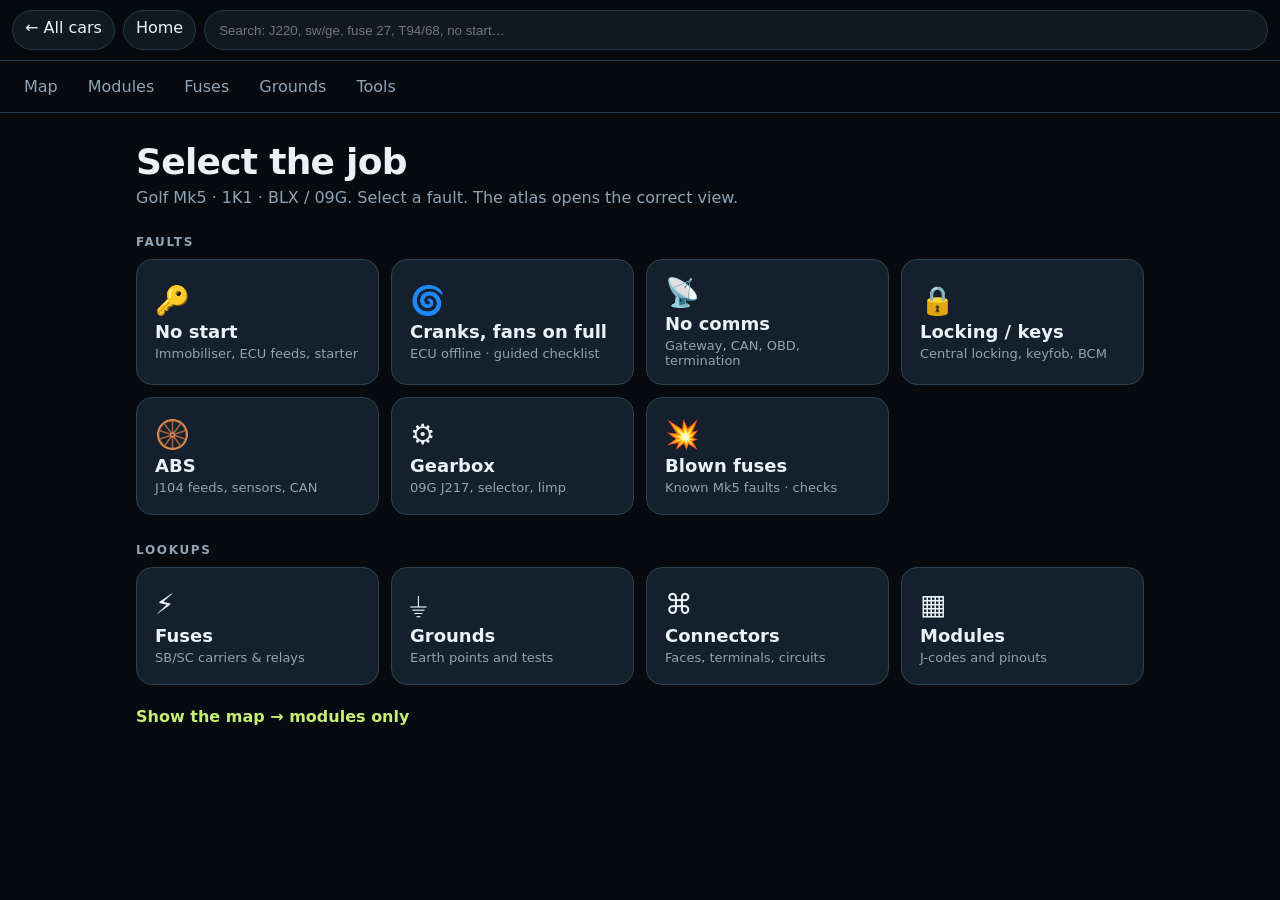
<file: preview/golf-jobs.html>
<!doctype html>
<html lang="en">
<head>
<meta charset="utf-8">
<meta name="viewport" content="width=device-width,initial-scale=1,viewport-fit=cover">
<meta name="theme-color" content="#070b10">
<title>Golf Mk5 · Select the job</title>
<style>
:root{--bg:#070b10;--line:#24384a;--text:#eaf2f8;--muted:#8fa3b5;--acc:#c4ed76;--ink:#04121c}
*{box-sizing:border-box}
body{margin:0;min-height:100vh;background:var(--bg);color:var(--text);
  font-family:Inter,ui-sans-serif,system-ui,-apple-system,Segoe UI,Roboto,Arial,sans-serif}
a,button{font:inherit;color:inherit}
:focus-visible{outline:2px solid var(--acc);outline-offset:3px}
.bar{display:flex;align-items:center;gap:8px;padding:10px 12px;border-bottom:1px solid var(--line);
  position:sticky;top:0;background:rgba(7,11,16,.9);backdrop-filter:blur(12px);z-index:4}
.bar a,.bar button{border:1px solid var(--line);background:#101820;border-radius:999px;padding:7px 12px;
  text-decoration:none;cursor:pointer;min-height:40px}
.bar .search{flex:1;min-width:0}
.bar input{width:100%;border:1px solid var(--line);background:#101820;border-radius:999px;color:#fff;
  padding:10px 14px;min-height:40px}
.tabs{display:flex;gap:6px;padding:8px 12px;border-bottom:1px solid var(--line);overflow:auto}
.tabs span{padding:8px 12px;border-radius:999px;color:var(--muted);white-space:nowrap}
.tabs .on{background:#16232e;color:var(--acc)}
main{max-width:1040px;margin:0 auto;padding:28px 16px 80px}
h1{font-size:clamp(26px,5vw,36px);margin:0 0 6px;letter-spacing:-.02em}
.lead{color:var(--muted);margin:0 0 22px}
h2{margin:28px 0 10px;font-size:12px;letter-spacing:.14em;text-transform:uppercase;color:var(--muted)}
.jobs{display:grid;gap:12px;grid-template-columns:1fr 1fr}
@media(min-width:860px){.jobs{grid-template-columns:repeat(4,1fr)}}
.job{min-height:118px;border-radius:16px;border:1px solid #2f4252;background:#14212c;padding:16px 18px;
  text-align:left;cursor:pointer;display:flex;flex-direction:column;justify-content:center;gap:4px}
.job:hover{border-color:var(--acc);background:#1a2a37}
.job .i{font-size:28px}
.job b{font-size:18px}
.job small{color:var(--muted);font-size:13px}
.skip{display:inline-block;margin-top:22px;color:var(--acc);font-weight:700;text-decoration:none;min-height:44px}
</style>
</head>
<body>
<header class="bar">
  <a href="../index.html">← All cars</a>
  <a href="./golf-jobs.html" aria-current="page">Home</a>
  <div class="search"><input type="search" placeholder="Search: J220, sw/ge, fuse 27, T94/68, no start…" aria-label="Search"></div>
</header>
<nav class="tabs" aria-label="Workspace">
  <span>Map</span><span>Modules</span><span>Fuses</span><span>Grounds</span><span>Tools</span>
</nav>
<main>
  <h1>Select the job</h1>
  <p class="lead">Golf Mk5 · 1K1 · BLX / 09G. Select a fault. The atlas opens the correct view.</p>

  <h2>Faults</h2>
  <div class="jobs">
    <button class="job"><span class="i">🔑</span><b>No start</b><small>Immobiliser, ECU feeds, starter</small></button>
    <button class="job"><span class="i">🌀</span><b>Cranks, fans on full</b><small>ECU offline · guided checklist</small></button>
    <button class="job"><span class="i">📡</span><b>No comms</b><small>Gateway, CAN, OBD, termination</small></button>
    <button class="job"><span class="i">🔒</span><b>Locking / keys</b><small>Central locking, keyfob, BCM</small></button>
    <button class="job"><span class="i">🛞</span><b>ABS</b><small>J104 feeds, sensors, CAN</small></button>
    <button class="job"><span class="i">⚙</span><b>Gearbox</b><small>09G J217, selector, limp</small></button>
    <button class="job"><span class="i">💥</span><b>Blown fuses</b><small>Known Mk5 faults · checks</small></button>
  </div>

  <h2>Lookups</h2>
  <div class="jobs">
    <button class="job"><span class="i">⚡</span><b>Fuses</b><small>SB/SC carriers &amp; relays</small></button>
    <button class="job"><span class="i">⏚</span><b>Grounds</b><small>Earth points and tests</small></button>
    <button class="job"><span class="i">⌘</span><b>Connectors</b><small>Faces, terminals, circuits</small></button>
    <button class="job"><span class="i">▦</span><b>Modules</b><small>J-codes and pinouts</small></button>
  </div>

  <a class="skip" href="#">Show the map → modules only</a>
</main>
</body>
</html>
</file>
